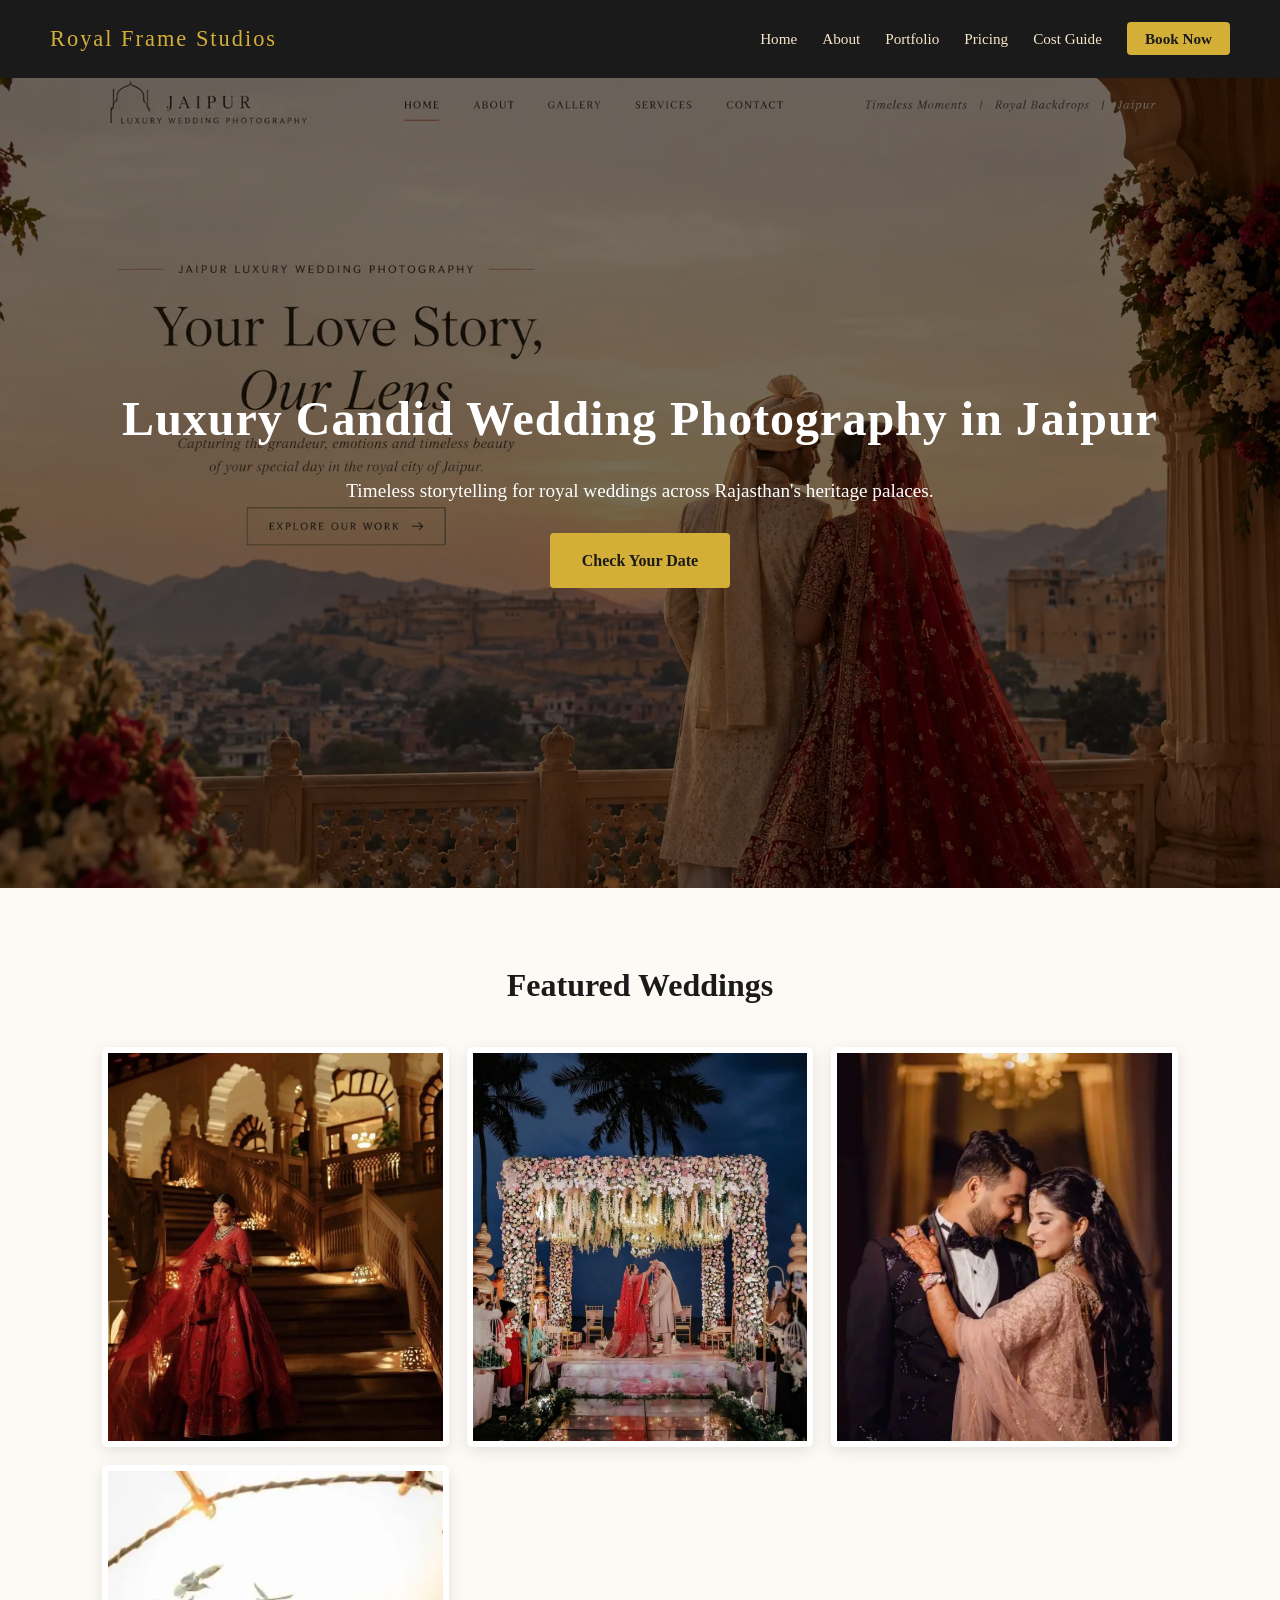
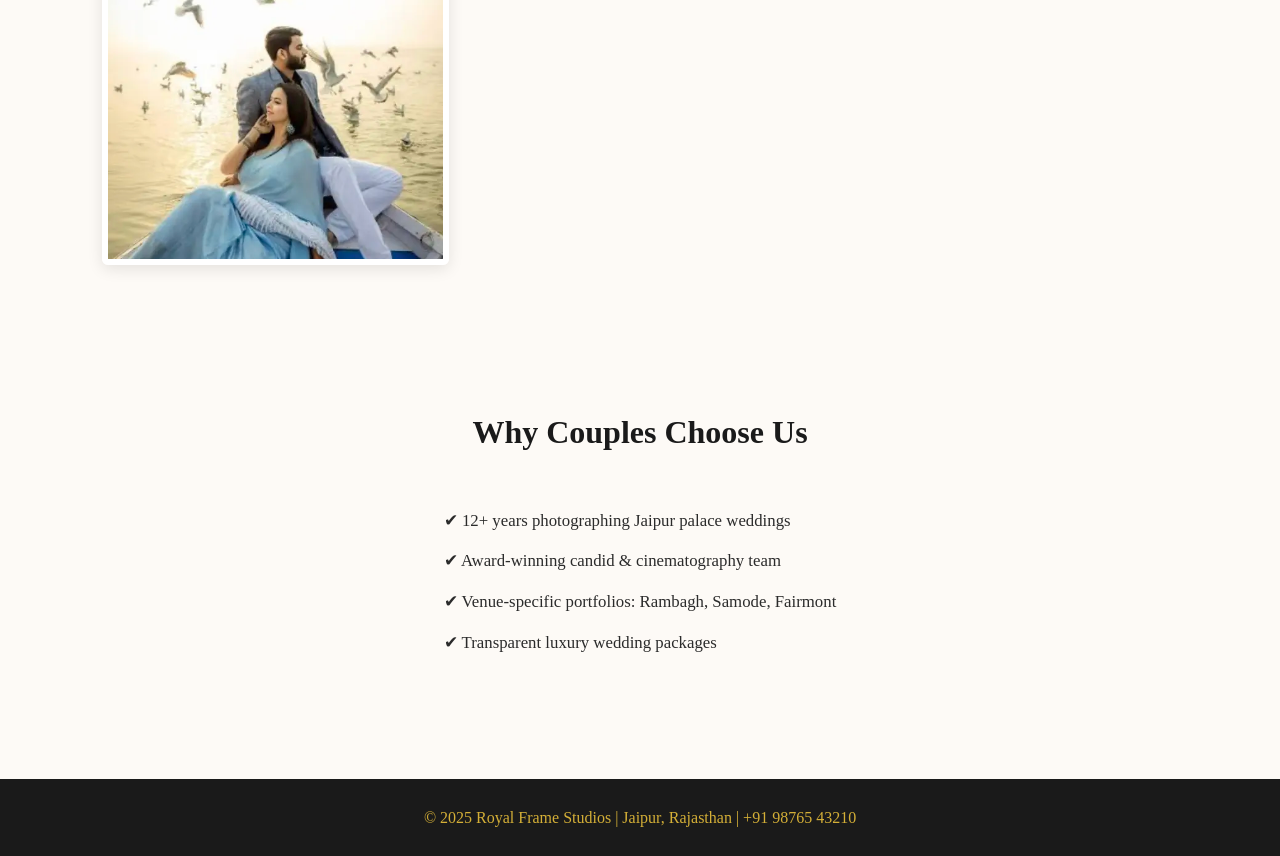
<file: index.html>
<!DOCTYPE html>
<html lang="en">
<head>
<meta charset="UTF-8">
<meta name="viewport" content="width=device-width, initial-scale=1.0">
<title>Luxury Candid Wedding Photographer in Jaipur | Royal Frame Studios</title>
<meta name="description" content="Award-winning candid luxury wedding photographer in Jaipur. Capturing destination weddings at Rambagh, Samode & heritage palaces across Rajasthan. Book your date.">
<meta name="keywords" content="luxury wedding photographer Jaipur, candid wedding photographer Jaipur, destination wedding Rajasthan, pre-wedding shoot Jaipur">
<link rel="canonical" href="https://jaipurcandidstories.studio/">
<link rel="preload" as="image" href="images/hero.webp">
<link rel="stylesheet" href="css/style.css">

<!-- LocalBusiness Schema -->
<script type="application/ld+json">
{
  "@context": "https://schema.org",
  "@type": "LocalBusiness",
  "@id": "https://jaipurcandidstories.studio/#business",
  "image": "https://jaipurcandidstories.studio/images/logo.webp",
  "url": "https://jaipurcandidstories.studio/",
  "telephone": "+91-9876543210",
  "priceRange": "₹₹₹₹",
  "address": {
    "@type": "PostalAddress",
    "streetAddress": "C-12, Civil Lines",
    "addressLocality": "Jaipur",
    "addressRegion": "Rajasthan",
    "postalCode": "302006",
    "addressCountry": "IN"
  },
  "geo": { "@type": "GeoCoordinates", "latitude": 26.9124, "longitude": 75.7873 },
  "openingHoursSpecification": [{
    "@type": "OpeningHoursSpecification",
    "dayOfWeek": ["Monday","Tuesday","Wednesday","Thursday","Friday","Saturday"],
    "opens": "10:00", "closes": "19:00"
  }],
  "sameAs": [
    "https://www.instagram.com/royalframestudios",
    "https://www.facebook.com/royalframestudios"
  ]
}
</script>
</head>
<body>

<header>
  <nav class="navbar">
    <div class="logo">Royal Frame Studios</div>
    <ul class="nav-links">
      <li><a href="index.html">Home</a></li>
      <li><a href="about.html">About</a></li>
      <li><a href="portfolio.html">Portfolio</a></li>
      <li><a href="pricing.html">Pricing</a></li>
      <li><a href="blog-cost-guide.html">Cost Guide</a></li>
      <li><a href="contact.html" class="cta-btn">Book Now</a></li>
    </ul>
  </nav>
</header>

<section class="hero">
  <div class="hero-content">
    <h1>Luxury Candid Wedding Photography in Jaipur</h1>
    <p>Timeless storytelling for royal weddings across Rajasthan's heritage palaces.</p>
    <a href="contact.html" class="btn-primary">Check Your Date</a>
  </div>
</section>

<section class="gallery-section">
  <h2>Featured Weddings</h2>
  <div class="gallery-grid">
    <img src="images/wedding1.webp" alt="Candid wedding photography at Rambagh Palace Jaipur" loading="lazy" width="400" height="500">
    <img src="images/wedding2.webp" alt="Destination wedding Rajasthan palace ceremony" loading="lazy" width="400" height="500">
    <img src="images/wedding3.webp" alt="Pre-wedding shoot Jaipur heritage venue" loading="lazy" width="400" height="500">
    <img src="images/wedding4.webp" alt="Luxury Indian wedding reception Jaipur" loading="lazy" width="400" height="500">
  </div>
</section>

<section class="why-us">
  <h2>Why Couples Choose Us</h2>
  <ul>
    <li>✔ 12+ years photographing Jaipur palace weddings</li>
    <li>✔ Award-winning candid &amp; cinematography team</li>
    <li>✔ Venue-specific portfolios: Rambagh, Samode, Fairmont</li>
    <li>✔ Transparent luxury wedding packages</li>
  </ul>
</section>

<footer>
  <p>© 2025 Royal Frame Studios | Jaipur, Rajasthan | +91 98765 43210</p>
</footer>

<script src="js/main.js"></script>
</body>
</html>
</file>
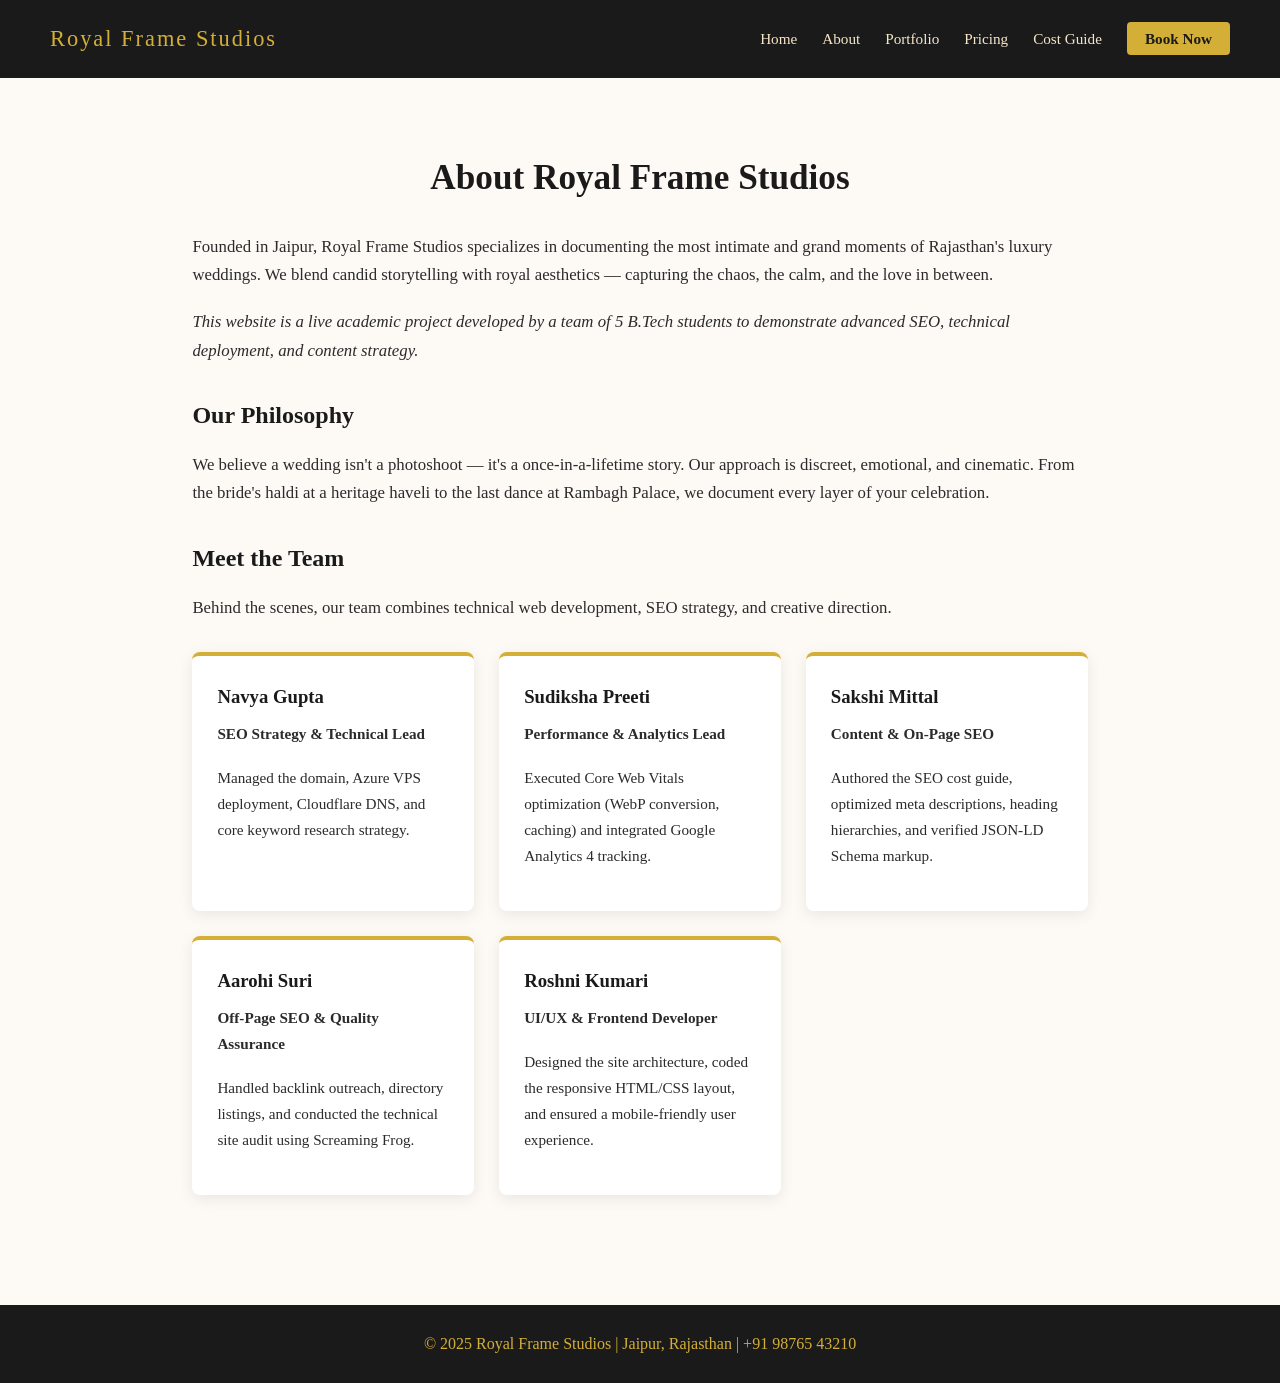
<file: about.html>
<!DOCTYPE html>
<html lang="en">
<head>
<meta charset="UTF-8">
<meta name="viewport" content="width=device-width, initial-scale=1.0">
<title>About Us | Royal Frame Studios - Jaipur Wedding Photographers</title>
<meta name="description" content="Meet the team behind Royal Frame Studios, Jaipur's premium candid and luxury wedding photography studio. Built by B.Tech students as an SEO project.">
<link rel="canonical" href="https://jaipurcandidstories.studio/about.html">
<link rel="stylesheet" href="css/style.css">
</head>
<body>

<header>
  <nav class="navbar">
    <div class="logo">Royal Frame Studios</div>
    <ul class="nav-links">
      <li><a href="index.html">Home</a></li>
      <li><a href="about.html">About</a></li>
      <li><a href="portfolio.html">Portfolio</a></li>
      <li><a href="pricing.html">Pricing</a></li>
      <li><a href="blog-cost-guide.html">Cost Guide</a></li>
      <li><a href="contact.html" class="cta-btn">Book Now</a></li>
    </ul>
  </nav>
</header>

<main class="page-content">
  <h1>About Royal Frame Studios</h1>
  <p>Founded in Jaipur, Royal Frame Studios specializes in documenting the most intimate and grand moments of Rajasthan's luxury weddings. We blend candid storytelling with royal aesthetics — capturing the chaos, the calm, and the love in between.</p>
  
  <p><em>This website is a live academic project developed by a team of 5 B.Tech students to demonstrate advanced SEO, technical deployment, and content strategy.</em></p>

  <h2>Our Philosophy</h2>
  <p>We believe a wedding isn't a photoshoot — it's a once-in-a-lifetime story. Our approach is discreet, emotional, and cinematic. From the bride's haldi at a heritage haveli to the last dance at Rambagh Palace, we document every layer of your celebration.</p>

  <h2>Meet the Team</h2>
  <p>Behind the scenes, our team combines technical web development, SEO strategy, and creative direction.</p>
  
  <div class="team-grid">
    <div class="team-card">
      <h3>Navya Gupta</h3>
      <p><strong>SEO Strategy &amp; Technical Lead</strong></p>
      <p>Managed the domain, Azure VPS deployment, Cloudflare DNS, and core keyword research strategy.</p>
    </div>
    
    <div class="team-card">
      <h3>Sudiksha Preeti</h3>
      <p><strong>Performance &amp; Analytics Lead</strong></p>
      <p>Executed Core Web Vitals optimization (WebP conversion, caching) and integrated Google Analytics 4 tracking.</p>
    </div>
    
    <div class="team-card">
      <h3>Sakshi Mittal</h3>
      <p><strong>Content &amp; On-Page SEO</strong></p>
      <p>Authored the SEO cost guide, optimized meta descriptions, heading hierarchies, and verified JSON-LD Schema markup.</p>
    </div>
    
    <div class="team-card">
      <h3>Aarohi Suri</h3>
      <p><strong>Off-Page SEO &amp; Quality Assurance</strong></p>
      <p>Handled backlink outreach, directory listings, and conducted the technical site audit using Screaming Frog.</p>
    </div>
    
    <div class="team-card">
      <h3>Roshni Kumari</h3>
      <p><strong>UI/UX &amp; Frontend Developer</strong></p>
      <p>Designed the site architecture, coded the responsive HTML/CSS layout, and ensured a mobile-friendly user experience.</p>
    </div>
  </div>
</main>

<footer>
  <p>© 2025 Royal Frame Studios | Jaipur, Rajasthan | +91 98765 43210</p>
</footer>

<script src="js/main.js"></script>
</body>
</html>
</file>
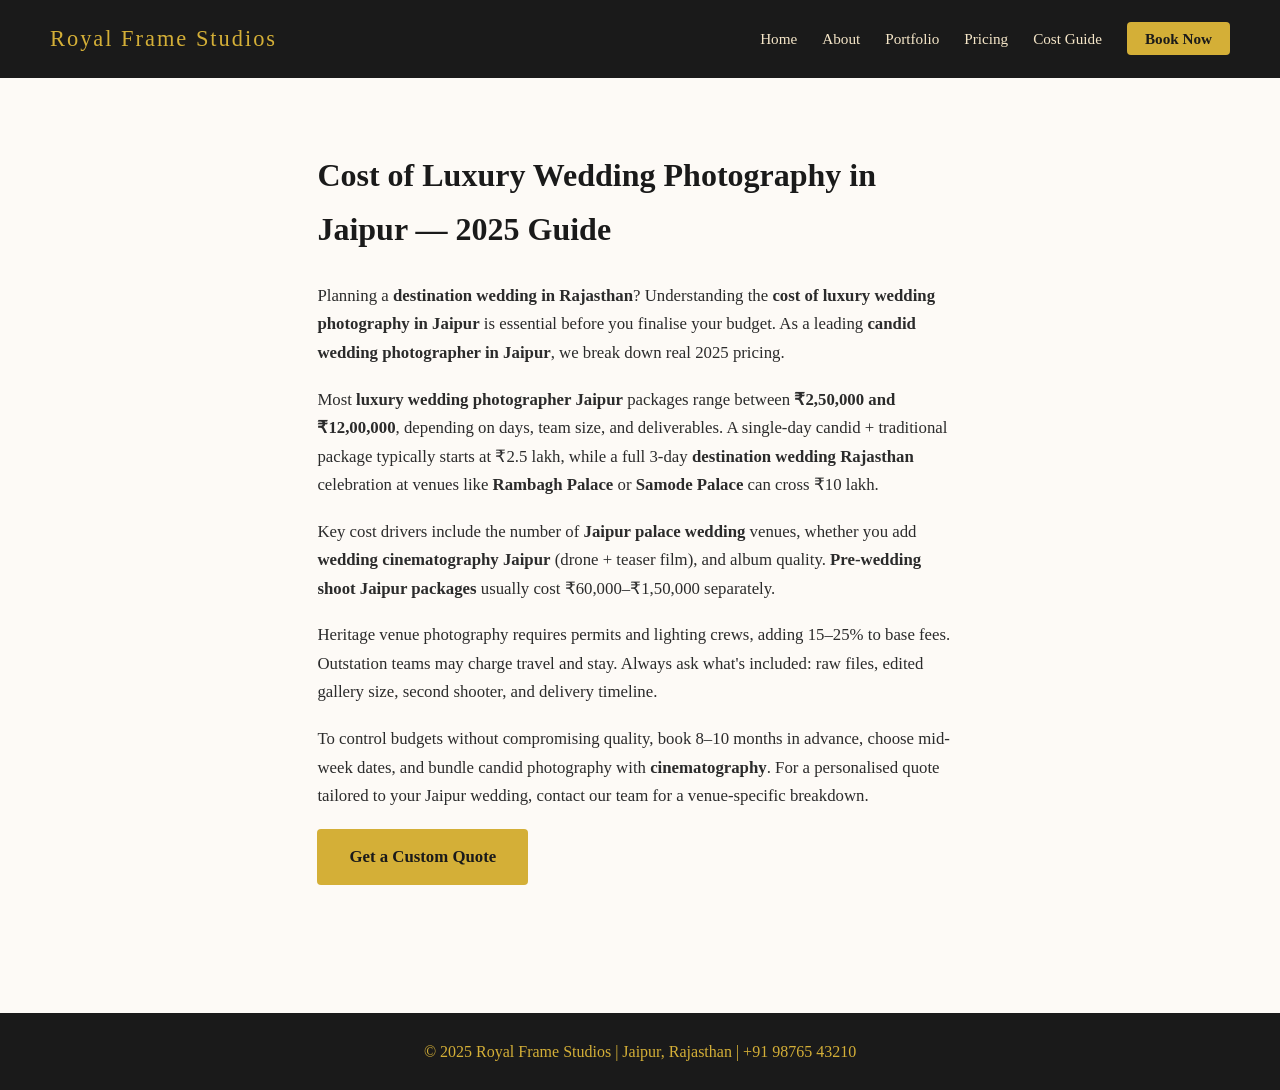
<file: blog-cost-guide.html>
<!DOCTYPE html>
<html lang="en">
<head>
<meta charset="UTF-8">
<meta name="viewport" content="width=device-width, initial-scale=1.0">
<title>Cost of Luxury Wedding Photography in Jaipur (2025 Guide)</title>
<meta name="description" content="Detailed 2025 breakdown of luxury wedding photography cost in Jaipur — packages, palace venue fees, candid cinematography & what affects pricing.">
<link rel="canonical" href="https://yourdomain.com/blog-cost-guide.html">
<link rel="stylesheet" href="css/style.css">
</head>
<body>

<header>
  <nav class="navbar">
    <div class="logo">Royal Frame Studios</div>
    <ul class="nav-links">
      <li><a href="index.html">Home</a></li>
      <li><a href="about.html">About</a></li>
      <li><a href="portfolio.html">Portfolio</a></li>
      <li><a href="pricing.html">Pricing</a></li>
      <li><a href="blog-cost-guide.html">Cost Guide</a></li>
      <li><a href="contact.html" class="cta-btn">Book Now</a></li>
    </ul>
  </nav>
</header>

<main class="blog-post">
<h1>Cost of Luxury Wedding Photography in Jaipur — 2025 Guide</h1>

<p>Planning a <strong>destination wedding in Rajasthan</strong>? Understanding the <strong>cost of luxury wedding photography in Jaipur</strong> is essential before you finalise your budget. As a leading <strong>candid wedding photographer in Jaipur</strong>, we break down real 2025 pricing.</p>

<p>Most <strong>luxury wedding photographer Jaipur</strong> packages range between <strong>₹2,50,000 and ₹12,00,000</strong>, depending on days, team size, and deliverables. A single-day candid + traditional package typically starts at ₹2.5 lakh, while a full 3-day <strong>destination wedding Rajasthan</strong> celebration at venues like <strong>Rambagh Palace</strong> or <strong>Samode Palace</strong> can cross ₹10 lakh.</p>

<p>Key cost drivers include the number of <strong>Jaipur palace wedding</strong> venues, whether you add <strong>wedding cinematography Jaipur</strong> (drone + teaser film), and album quality. <strong>Pre-wedding shoot Jaipur packages</strong> usually cost ₹60,000–₹1,50,000 separately.</p>

<p>Heritage venue photography requires permits and lighting crews, adding 15–25% to base fees. Outstation teams may charge travel and stay. Always ask what's included: raw files, edited gallery size, second shooter, and delivery timeline.</p>

<p>To control budgets without compromising quality, book 8–10 months in advance, choose mid-week dates, and bundle candid photography with <strong>cinematography</strong>. For a personalised quote tailored to your Jaipur wedding, contact our team for a venue-specific breakdown.</p>

<p><a href="contact.html" class="btn-primary">Get a Custom Quote</a></p>
</main>

<footer>
  <p>© 2025 Royal Frame Studios | Jaipur, Rajasthan | +91 98765 43210</p>
</footer>

<script src="js/main.js"></script>
</body>
</html>
</file>
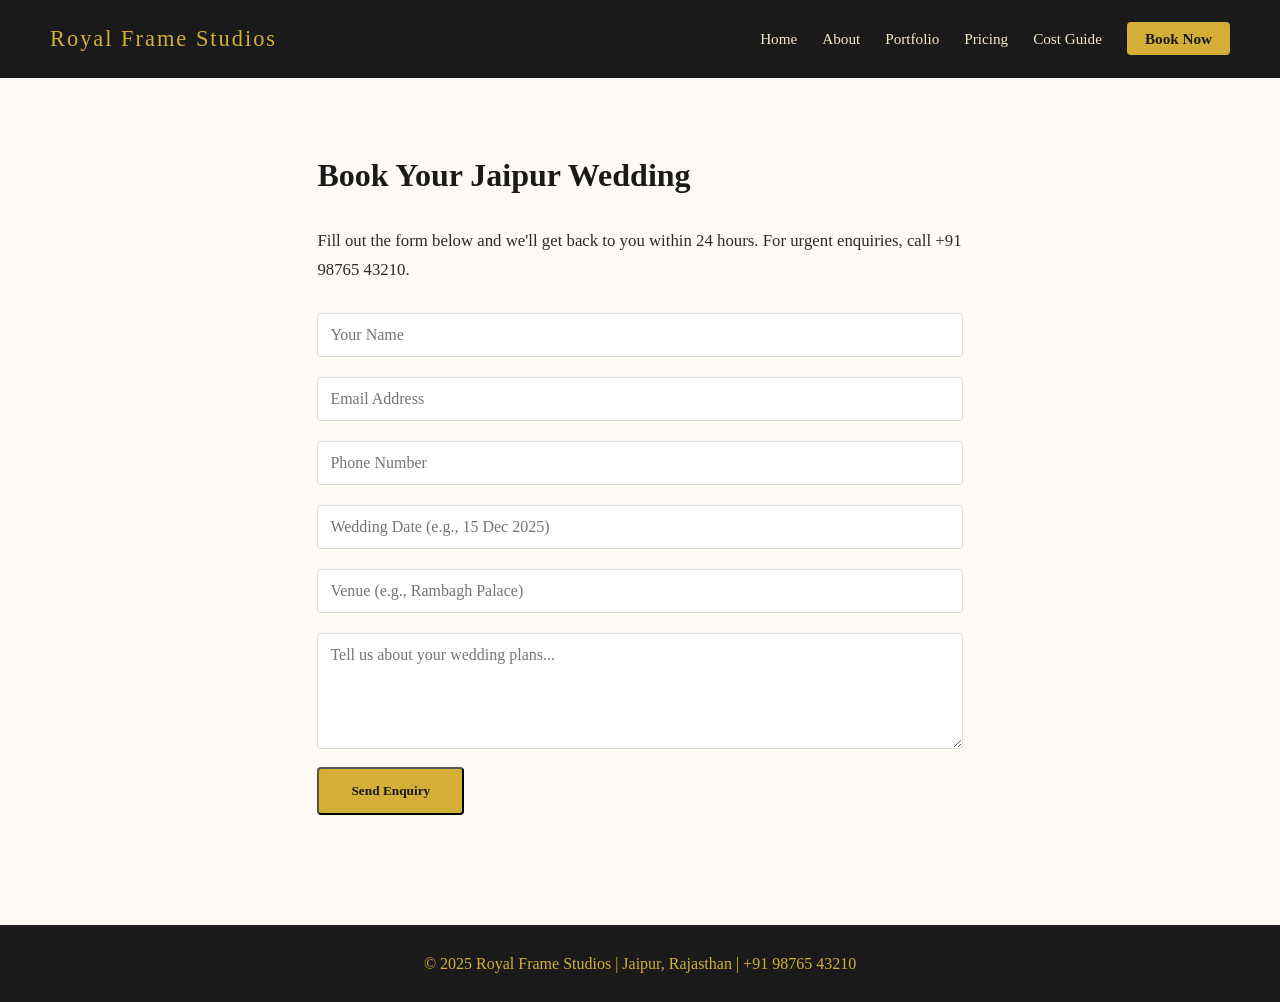
<file: contact.html>
<!DOCTYPE html>
<html lang="en">
<head>
<meta charset="UTF-8">
<meta name="viewport" content="width=device-width, initial-scale=1.0">
<title>Contact | Luxury Wedding Photographer Jaipur - Royal Frame Studios</title>
<meta name="description" content="Book Royal Frame Studios for your Jaipur wedding. Contact us for luxury candid wedding photography packages and availability.">
<link rel="canonical" href="https://yourdomain.com/contact.html">
<link rel="stylesheet" href="css/style.css">

<!-- GA4 Tracking Code (replace G-XXXXXXXXXX with your actual ID) -->
<script async src="https://www.googletagmanager.com/gtag/js?id=G-XXXXXXXXXX"></script>
<script>
  window.dataLayer = window.dataLayer || [];
  function gtag(){dataLayer.push(arguments);}
  gtag('js', new Date());
  gtag('config', 'G-XXXXXXXXXX');
</script>
</head>
<body>

<header>
  <nav class="navbar">
    <div class="logo">Royal Frame Studios</div>
    <ul class="nav-links">
      <li><a href="index.html">Home</a></li>
      <li><a href="about.html">About</a></li>
      <li><a href="portfolio.html">Portfolio</a></li>
      <li><a href="pricing.html">Pricing</a></li>
      <li><a href="blog-cost-guide.html">Cost Guide</a></li>
      <li><a href="contact.html" class="cta-btn">Book Now</a></li>
    </ul>
  </nav>
</header>

<main class="blog-post">
<h1>Book Your Jaipur Wedding</h1>
<p>Fill out the form below and we'll get back to you within 24 hours. For urgent enquiries, call +91 98765 43210.</p>

<form id="contactForm">
  <input type="text" placeholder="Your Name" required>
  <input type="email" placeholder="Email Address" required>
  <input type="tel" placeholder="Phone Number" required>
  <input type="text" placeholder="Wedding Date (e.g., 15 Dec 2025)">
  <input type="text" placeholder="Venue (e.g., Rambagh Palace)">
  <textarea placeholder="Tell us about your wedding plans..." rows="5"></textarea>
  <button type="submit" class="btn-primary">Send Enquiry</button>
</form>
</main>

<footer>
  <p>© 2025 Royal Frame Studios | Jaipur, Rajasthan | +91 98765 43210</p>
</footer>

<script src="js/main.js"></script>
</body>
</html>
</file>
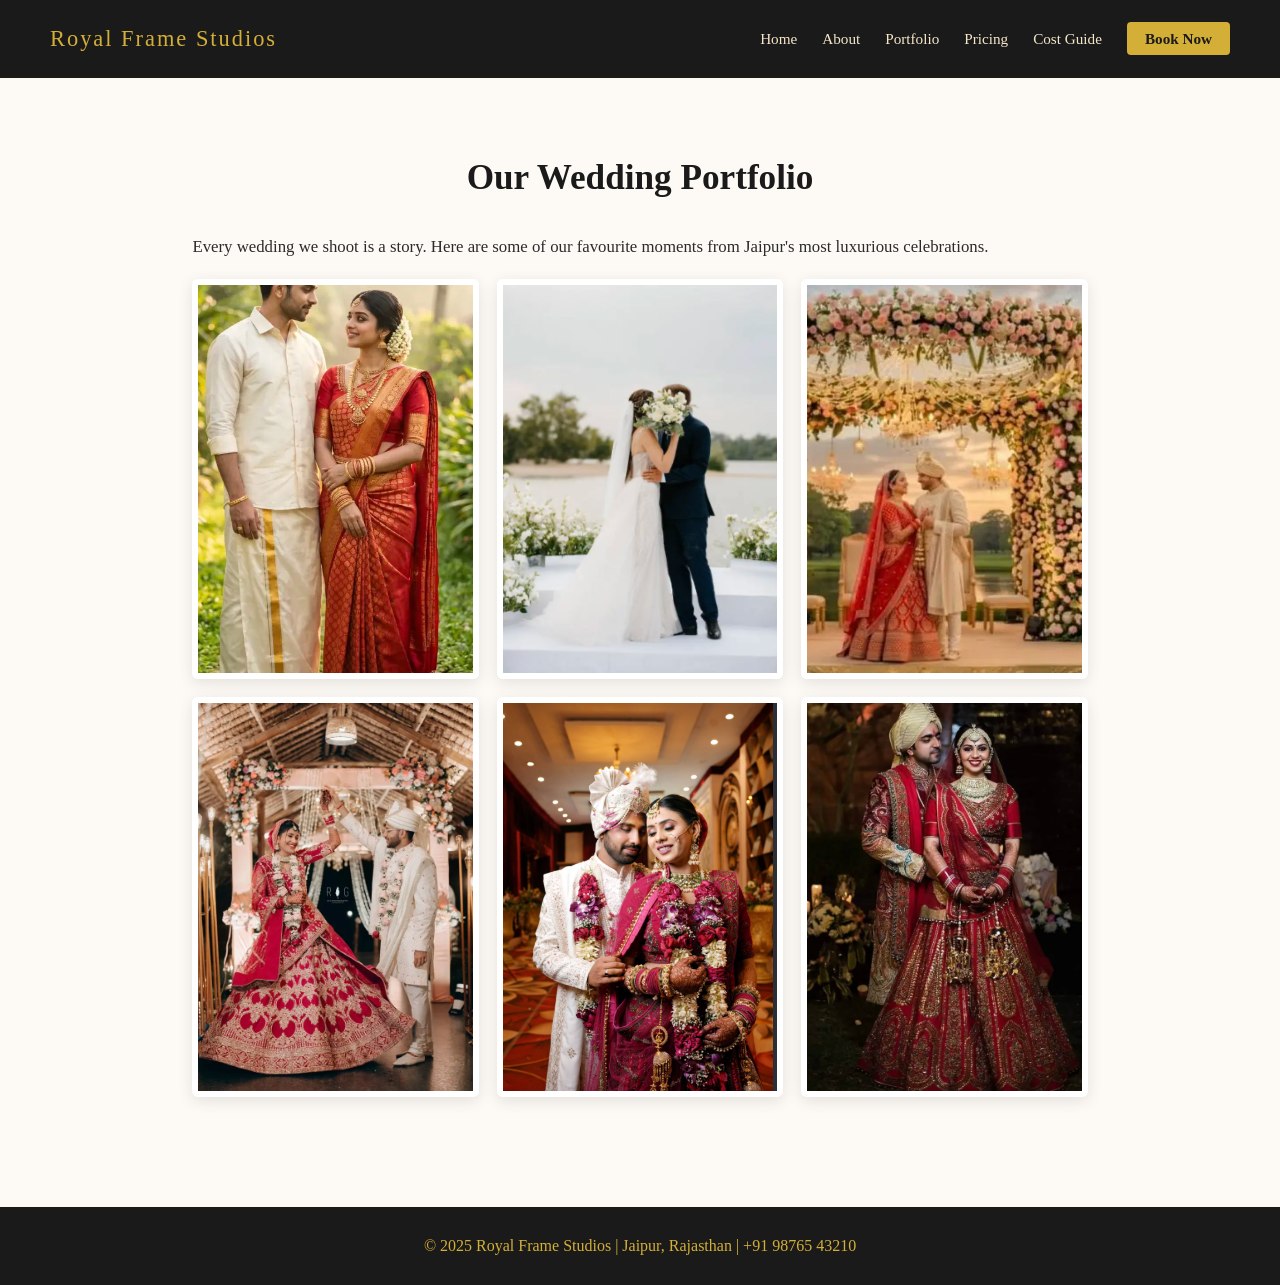
<file: portfolio.html>
<!DOCTYPE html>
<html lang="en">
<head>
<meta charset="UTF-8">
<meta name="viewport" content="width=device-width, initial-scale=1.0">
<title>Portfolio | Luxury Wedding Photography Jaipur - Royal Frame Studios</title>
<meta name="description" content="Browse our portfolio of candid luxury weddings at Rambagh Palace, Samode Palace, Fairmont and heritage venues across Jaipur and Rajasthan.">
<link rel="canonical" href="https://jaipurcandidstories.studio/ABOUT.html">
<link rel="stylesheet" href="css/style.css">

<!-- ImageObject Schema for First Image -->
<script type="application/ld+json">
{
  "@context": "https://schema.org",
  "@type": "ImageObject",
  "contentUrl": "https://jaipurcandidstories.studio/images/portfolio/portfolio1.webp",
  "name": "Candid Wedding at Rambagh Palace Jaipur",
  "description": "Candid luxury wedding photography at Rambagh Palace, Jaipur by Royal Frame Studios",
  "width": "1200",
  "height": "800",
  "creator": {
    "@type": "Organization",
    "name": "Royal Frame Studios"
  }
}
</script>
</head>
<body>

<header>
  <nav class="navbar">
    <div class="logo">Royal Frame Studios</div>
    <ul class="nav-links">
      <li><a href="index.html">Home</a></li>
      <li><a href="about.html">About</a></li>
      <li><a href="portfolio.html">Portfolio</a></li>
      <li><a href="pricing.html">Pricing</a></li>
      <li><a href="blog-cost-guide.html">Cost Guide</a></li>
      <li><a href="contact.html" class="cta-btn">Book Now</a></li>
    </ul>
  </nav>
</header>

<main class="page-content">
  <h1>Our Wedding Portfolio</h1>
  <p>Every wedding we shoot is a story. Here are some of our favourite moments from Jaipur's most luxurious celebrations.</p>

  <div class="gallery-grid">
    <img src="images/portfolio/portfolio1.webp" alt="Candid wedding Rambagh Palace Jaipur" loading="lazy" width="400" height="500">
    <img src="images/portfolio/portfolio2.webp" alt="Destination wedding Samode Palace Rajasthan" loading="lazy" width="400" height="500">
    <img src="images/portfolio/portfolio3.webp" alt="Pre-wedding shoot Jaipur heritage venue" loading="lazy" width="400" height="500">
    <img src="images/portfolio/portfolio4.webp" alt="Luxury Indian wedding reception Jaipur" loading="lazy" width="400" height="500">
    <img src="images/portfolio/portfolio5.webp" alt="Haldi ceremony candid photography Jaipur" loading="lazy" width="400" height="500">
    <img src="images/portfolio/portfolio6.webp" alt="Bridal portrait Jaipur palace wedding" loading="lazy" width="400" height="500">
  </div>
</main>

<footer>
  <p>© 2025 Royal Frame Studios | Jaipur, Rajasthan | +91 98765 43210</p>
</footer>

<script src="js/main.js"></script>
</body>
</html>
</file>
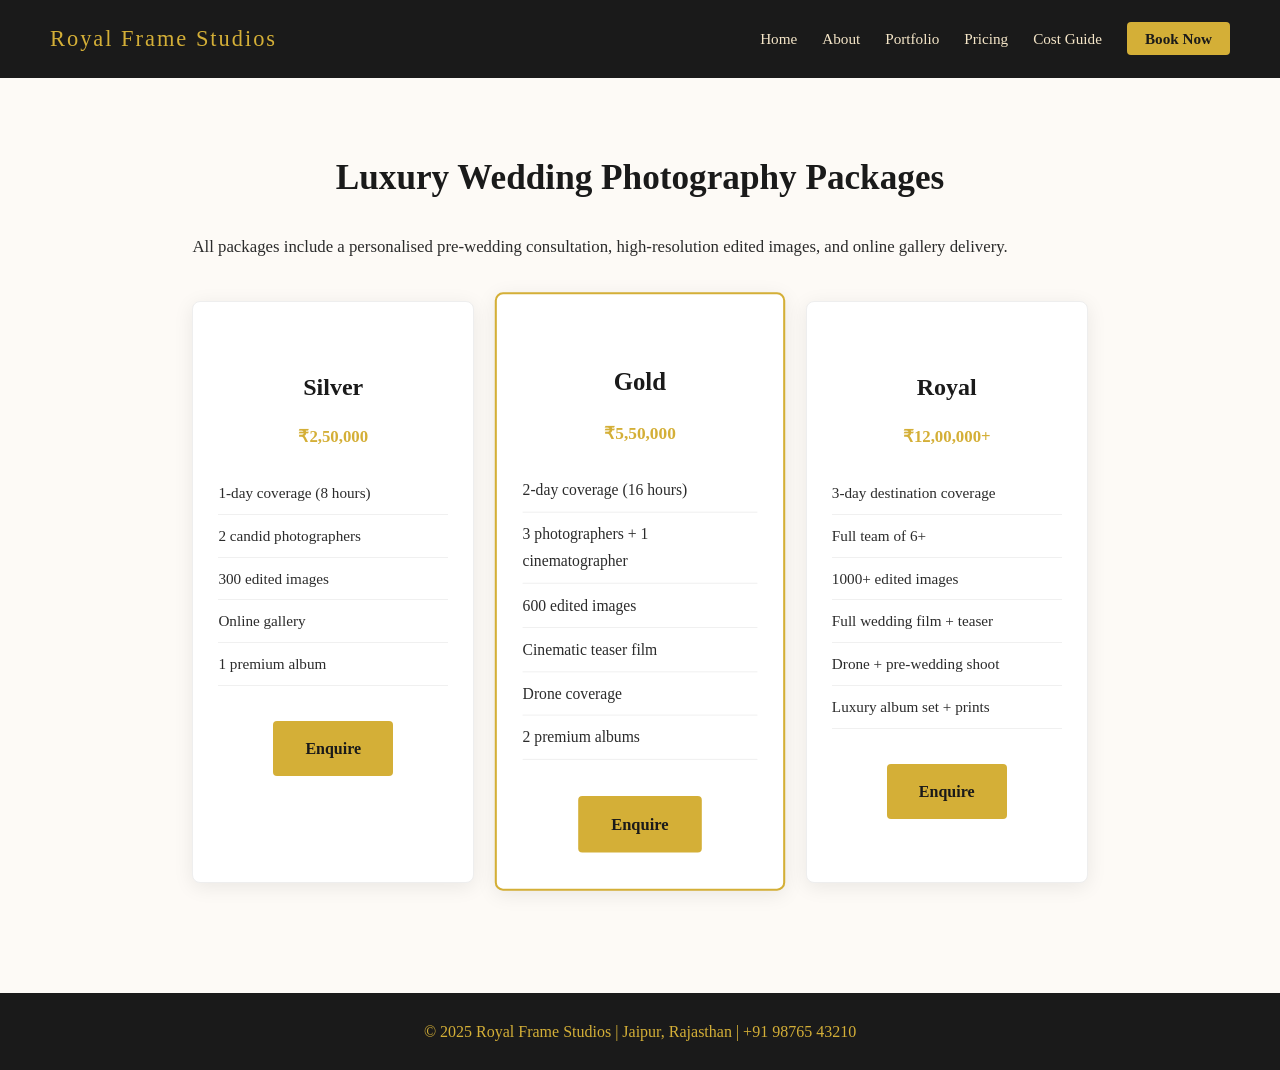
<file: pricing.html>
<!DOCTYPE html>
<html lang="en">
<head>
<meta charset="UTF-8">
<meta name="viewport" content="width=device-width, initial-scale=1.0">
<title>Wedding Photography Packages & Pricing Jaipur | Royal Frame Studios</title>
<meta name="description" content="Transparent luxury wedding photography packages in Jaipur. Silver, Gold & Royal packages from ₹2.5 lakh. Candid + cinematography included.">
<link rel="canonical" href="https://yourdomain.com/pricing.html">
<link rel="stylesheet" href="css/style.css">
</head>
<body>

<header>
  <nav class="navbar">
    <div class="logo">Royal Frame Studios</div>
    <ul class="nav-links">
      <li><a href="index.html">Home</a></li>
      <li><a href="about.html">About</a></li>
      <li><a href="portfolio.html">Portfolio</a></li>
      <li><a href="pricing.html">Pricing</a></li>
      <li><a href="blog-cost-guide.html">Cost Guide</a></li>
      <li><a href="contact.html" class="cta-btn">Book Now</a></li>
    </ul>
  </nav>
</header>

<main class="page-content">
  <h1>Luxury Wedding Photography Packages</h1>
  <p>All packages include a personalised pre-wedding consultation, high-resolution edited images, and online gallery delivery.</p>

  <div class="pricing-grid">
    <div class="price-card">
      <h2>Silver</h2>
      <p class="price">₹2,50,000</p>
      <ul>
        <li>1-day coverage (8 hours)</li>
        <li>2 candid photographers</li>
        <li>300 edited images</li>
        <li>Online gallery</li>
        <li>1 premium album</li>
      </ul>
      <a href="contact.html" class="btn-primary">Enquire</a>
    </div>

    <div class="price-card featured">
      <h2>Gold</h2>
      <p class="price">₹5,50,000</p>
      <ul>
        <li>2-day coverage (16 hours)</li>
        <li>3 photographers + 1 cinematographer</li>
        <li>600 edited images</li>
        <li>Cinematic teaser film</li>
        <li>Drone coverage</li>
        <li>2 premium albums</li>
      </ul>
      <a href="contact.html" class="btn-primary">Enquire</a>
    </div>

    <div class="price-card">
      <h2>Royal</h2>
      <p class="price">₹12,00,000+</p>
      <ul>
        <li>3-day destination coverage</li>
        <li>Full team of 6+</li>
        <li>1000+ edited images</li>
        <li>Full wedding film + teaser</li>
        <li>Drone + pre-wedding shoot</li>
        <li>Luxury album set + prints</li>
      </ul>
      <a href="contact.html" class="btn-primary">Enquire</a>
    </div>
  </div>
</main>

<footer>
  <p>© 2025 Royal Frame Studios | Jaipur, Rajasthan | +91 98765 43210</p>
</footer>

<script src="js/main.js"></script>
</body>
</html>
</file>
<file: css/style.css>
* { margin:0; padding:0; box-sizing:border-box; font-family:'Georgia', serif; }
body { color:#2b2b2b; background:#fdfaf6; line-height:1.7; }

/* NAVBAR */
.navbar {
  display:flex; justify-content:space-between; align-items:center;
  padding:20px 50px; background:#1a1a1a; color:#f5e6c8;
  position:sticky; top:0; z-index:100;
}
.logo { font-size:1.4rem; letter-spacing:2px; color:#d4af37; }
.nav-links { display:flex; gap:25px; list-style:none; align-items:center; }
.nav-links a { color:#f5e6c8; text-decoration:none; transition:.3s; font-size:.95rem; }
.nav-links a:hover { color:#d4af37; }
.cta-btn { background:#d4af37; padding:8px 18px; border-radius:4px; color:#1a1a1a !important; font-weight:bold; }

/* HERO */
.hero {
  height:90vh; background:linear-gradient(rgba(0,0,0,.55),rgba(0,0,0,.55)),
    url('../images/hero.webp') center/cover no-repeat;
  display:flex; align-items:center; justify-content:center; text-align:center;
  color:#fff; padding:0 20px;
}
.hero h1 { font-size:3rem; margin-bottom:15px; letter-spacing:1px; }
.hero p { font-size:1.2rem; margin-bottom:25px; }
.btn-primary {
  background:#d4af37; color:#1a1a1a; padding:14px 32px;
  text-decoration:none; border-radius:4px; font-weight:bold; display:inline-block;
  transition:.3s;
}
.btn-primary:hover { background:#f0c95c; }

/* SECTIONS */
.gallery-section, .why-us, .page-content {
  padding:70px 8%; text-align:center;
}
.gallery-section h2, .why-us h2 { font-size:2rem; margin-bottom:35px; color:#1a1a1a; }
.gallery-grid {
  display:grid; grid-template-columns:repeat(auto-fit,minmax(260px,1fr)); gap:18px;
}
.gallery-grid img {
  width:100%; height:400px; object-fit:cover; border-radius:6px;
  transition:transform .4s; border:6px solid #fff; box-shadow:0 4px 15px rgba(0,0,0,.1);
}
.gallery-grid img:hover { transform:scale(1.04); }
.why-us ul { list-style:none; display:inline-block; text-align:left; }
.why-us li { margin:12px 0; font-size:1.05rem; }

/* PAGE CONTENT (About / Portfolio / Pricing / Blog) */
.page-content { max-width:1100px; margin:auto; text-align:left; }
.page-content h1 { font-size:2.2rem; margin-bottom:25px; color:#1a1a1a; text-align:center; }
.page-content h2 { font-size:1.5rem; margin:30px 0 15px; color:#1a1a1a; }
.page-content p { margin-bottom:18px; font-size:1.05rem; }

/* TEAM */
.team-grid {
  display:grid; grid-template-columns:repeat(auto-fit,minmax(250px,1fr));
  gap:25px; margin-top:30px;
}
.team-card {
  background:#fff; padding:25px; border-radius:8px;
  box-shadow:0 4px 15px rgba(0,0,0,.08); border-top:4px solid #d4af37;
}
.team-card h3 { color:#1a1a1a; margin-bottom:8px; }
.team-card p { font-size:.95rem; }

/* PRICING */
.pricing-grid {
  display:grid; grid-template-columns:repeat(auto-fit,minmax(280px,1fr));
  gap:25px; margin-top:40px;
}
.price-card {
  background:#fff; padding:35px 25px; border-radius:8px;
  box-shadow:0 4px 20px rgba(0,0,0,.08); text-align:center;
  border:1px solid #eee; transition:.3s;
}
.price-card:hover { transform:translateY(-5px); box-shadow:0 8px 30px rgba(0,0,0,.12); }
.price-card.featured { border:2px solid #d4af37; transform:scale(1.03); }
.price-card h2 { color:#1a1a1a; margin-bottom:10px; font-size:1.5rem; }
.price { font-size:2rem; color:#d4af37; font-weight:bold; margin:15px 0; }
.price-card ul { list-style:none; text-align:left; margin:20px 0; }
.price-card li { padding:8px 0; border-bottom:1px solid #f0f0f0; font-size:.95rem; }
.price-card .btn-primary { margin-top:15px; }

/* FOOTER */
footer { background:#1a1a1a; color:#d4af37; text-align:center; padding:25px; margin-top:40px; }

/* BLOG */
.blog-post { max-width:850px; margin:auto; padding:70px 8%; text-align:left; }
.blog-post h1 { font-size:2rem; margin-bottom:25px; color:#1a1a1a; }
.blog-post p { margin-bottom:18px; font-size:1.05rem; }

/* CONTACT FORM */
form input, form textarea {
  width:100%; padding:12px; margin:10px 0; border:1px solid #ddd;
  border-radius:4px; font-family:inherit; font-size:1rem;
}

/* RESPONSIVE */
@media(max-width:768px){
  .navbar{flex-direction:column;gap:12px;padding:15px;}
  .nav-links{flex-wrap:wrap;justify-content:center;gap:12px;}
  .hero h1{font-size:2rem;}
  .hero p{font-size:1rem;}
  .gallery-grid img{height:280px;}
}
</file>
